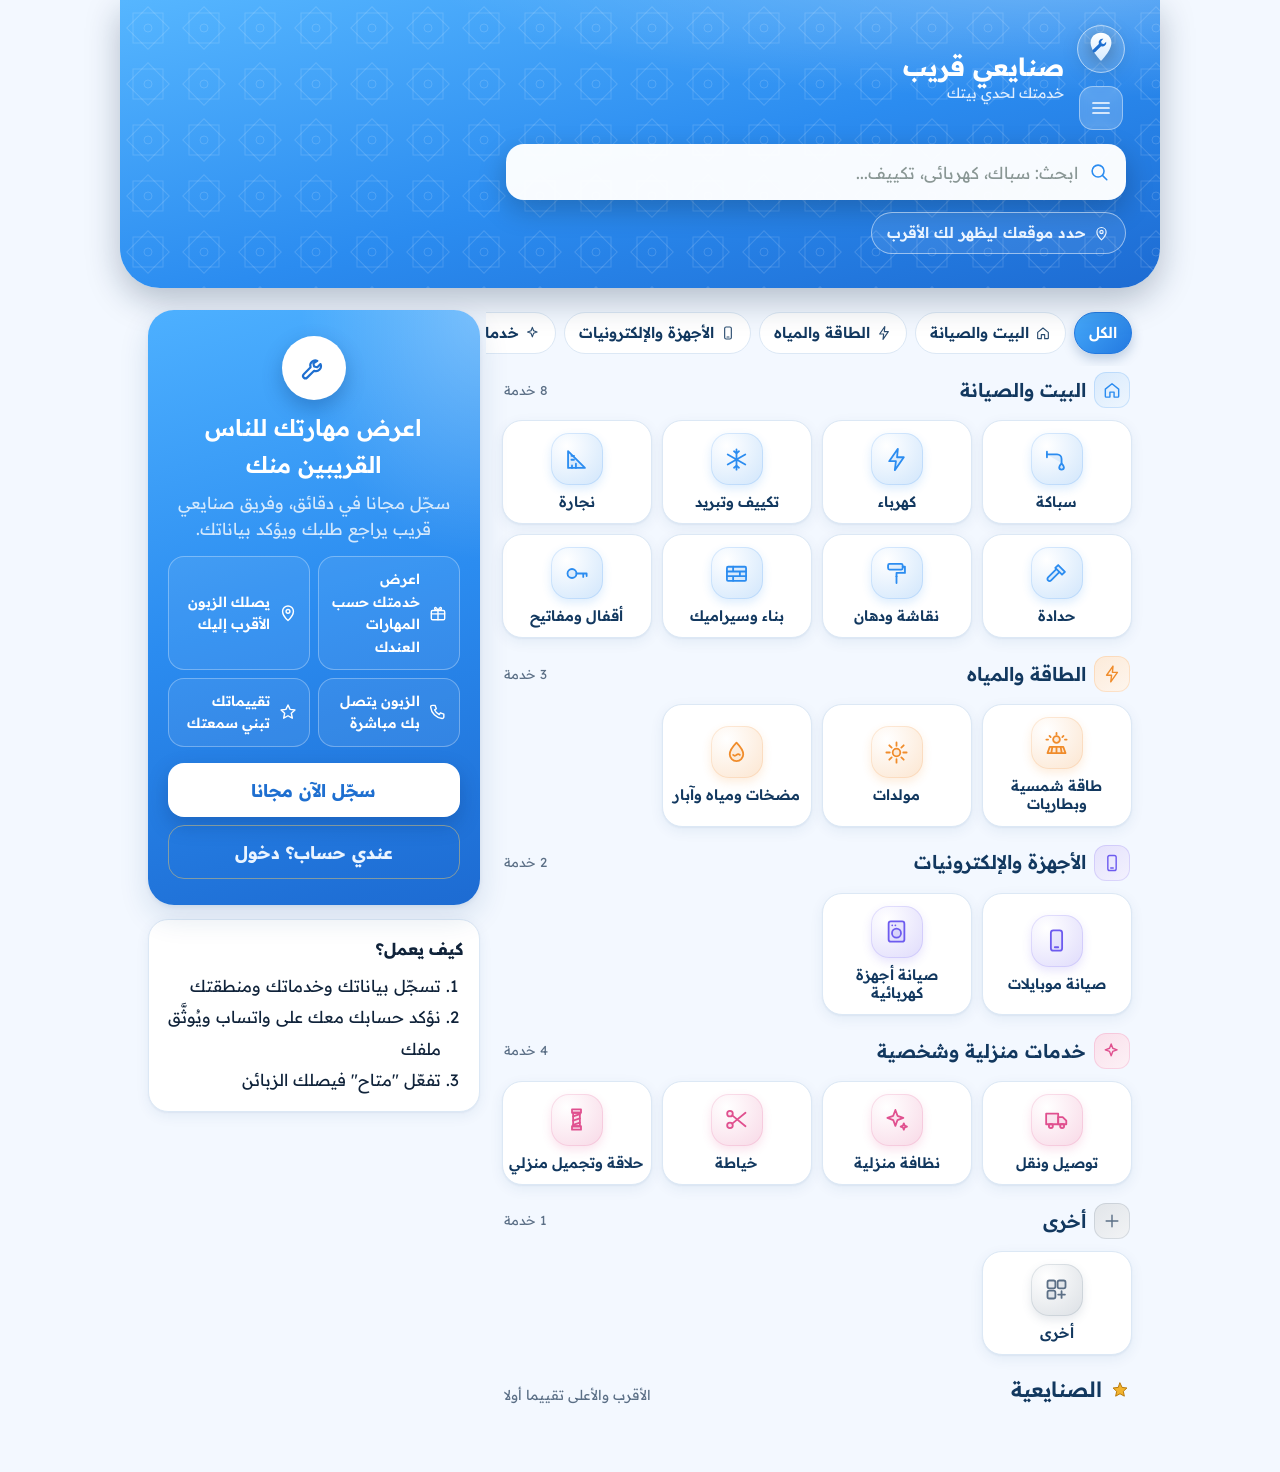
<file: index.html>
<!doctype html>
<html lang="ar" dir="rtl">
<head>
<meta charset="utf-8">
<meta name="viewport" content="width=device-width, initial-scale=1, viewport-fit=cover">
<meta name="theme-color" content="#2B8CF0">
<meta name="description" content="صنايعي قريب - خدمتك لحدي بيتك">
<title>صنايعي قريب</title>
<link rel="manifest" href="manifest.webmanifest">
<link rel="icon" href="icon.svg" type="image/svg+xml">
<link rel="apple-touch-icon" href="icon-192.png">
<link rel="preconnect" href="https://fonts.googleapis.com"><link rel="preconnect" href="https://fonts.gstatic.com" crossorigin>
<link href="https://fonts.googleapis.com/css2?family=Readex+Pro:wght@300;400;500;600;700&display=swap" rel="stylesheet">
<link rel="stylesheet" href="styles.css?v=20">
<link rel="stylesheet" href="theme.css?v=23">
</head>
<body>
<div id="app"></div>
<div id="toast" role="status" aria-live="polite"></div>
<div id="modal"></div>
<noscript>التطبيق يحتاج تفعيل JavaScript.</noscript>
<script src="data.js?v=18"></script>
<script src="db.js?v=30"></script>
<script src="icons.js?v=18"></script>
<script src="common.js?v=20"></script>
<script src="app.js?v=21"></script>
<script>
if ('serviceWorker' in navigator && location.protocol.indexOf('http') === 0) {
  window.addEventListener('load', function () { navigator.serviceWorker.register('sw.js').catch(function () {}); });
}
</script>
</body>
</html>
</file>
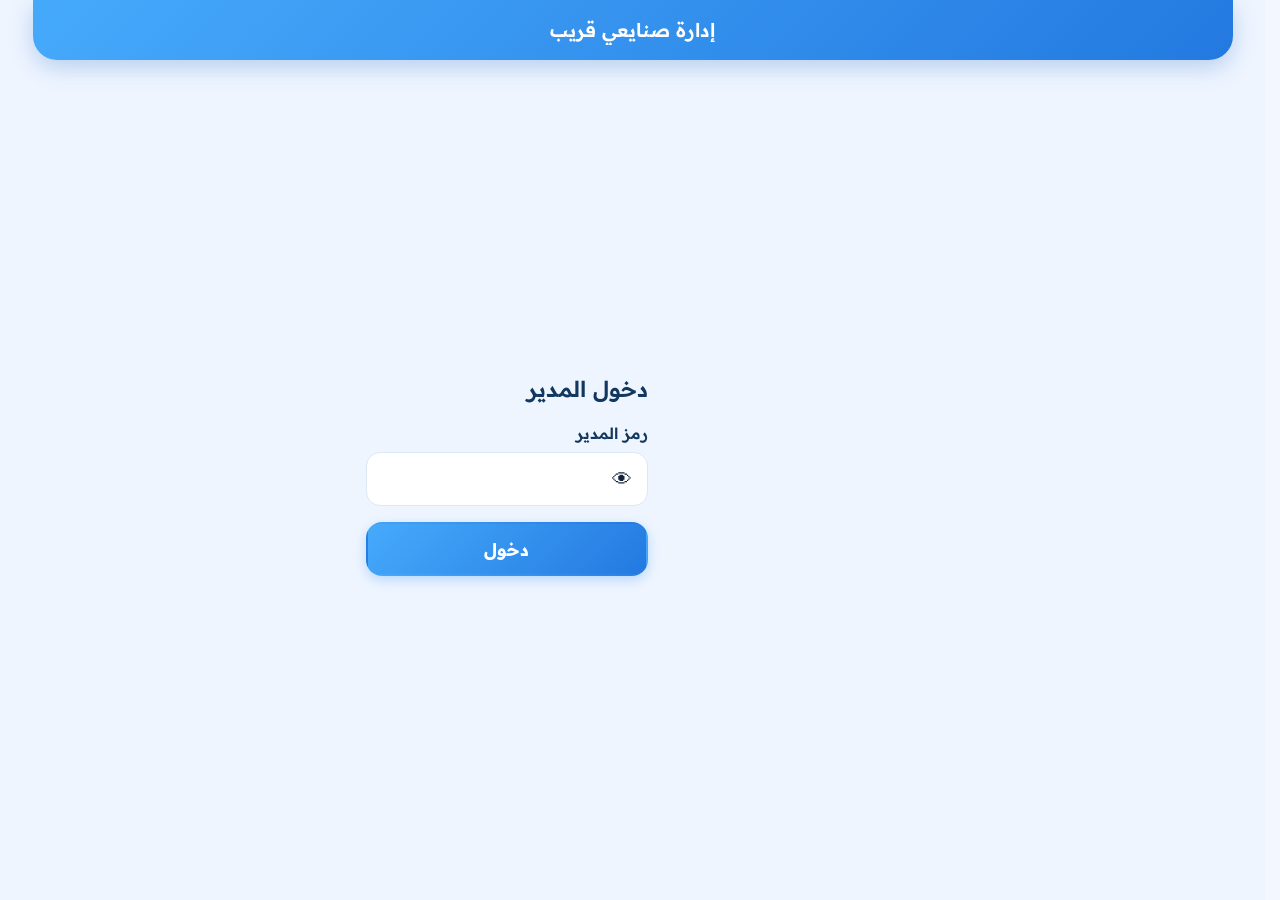
<file: admin.html>
<!doctype html>
<html lang="ar" dir="rtl">
<head>
<meta charset="utf-8">
<meta name="viewport" content="width=device-width, initial-scale=1, viewport-fit=cover">
<meta name="robots" content="noindex, nofollow">
<meta name="theme-color" content="#2B8CF0">
<title>إدارة صنايعي قريب</title>
<link rel="icon" href="icon.svg" type="image/svg+xml">
<link rel="preconnect" href="https://fonts.googleapis.com"><link rel="preconnect" href="https://fonts.gstatic.com" crossorigin>
<link href="https://fonts.googleapis.com/css2?family=Readex+Pro:wght@300;400;500;600;700&display=swap" rel="stylesheet">
<link rel="stylesheet" href="styles.css?v=20">
<link rel="stylesheet" href="theme.css?v=23">
<link rel="stylesheet" href="admin.css?v=3">
</head>
<body class="admin">
<div id="app"></div>
<div id="toast" role="status" aria-live="polite"></div>
<div id="modal"></div>
<script src="data.js?v=18"></script>
<script src="db.js?v=31"></script>
<script src="icons.js?v=18"></script>
<script src="common.js?v=20"></script>
<script src="admin.js?v=32"></script>
</body>
</html>
</file>
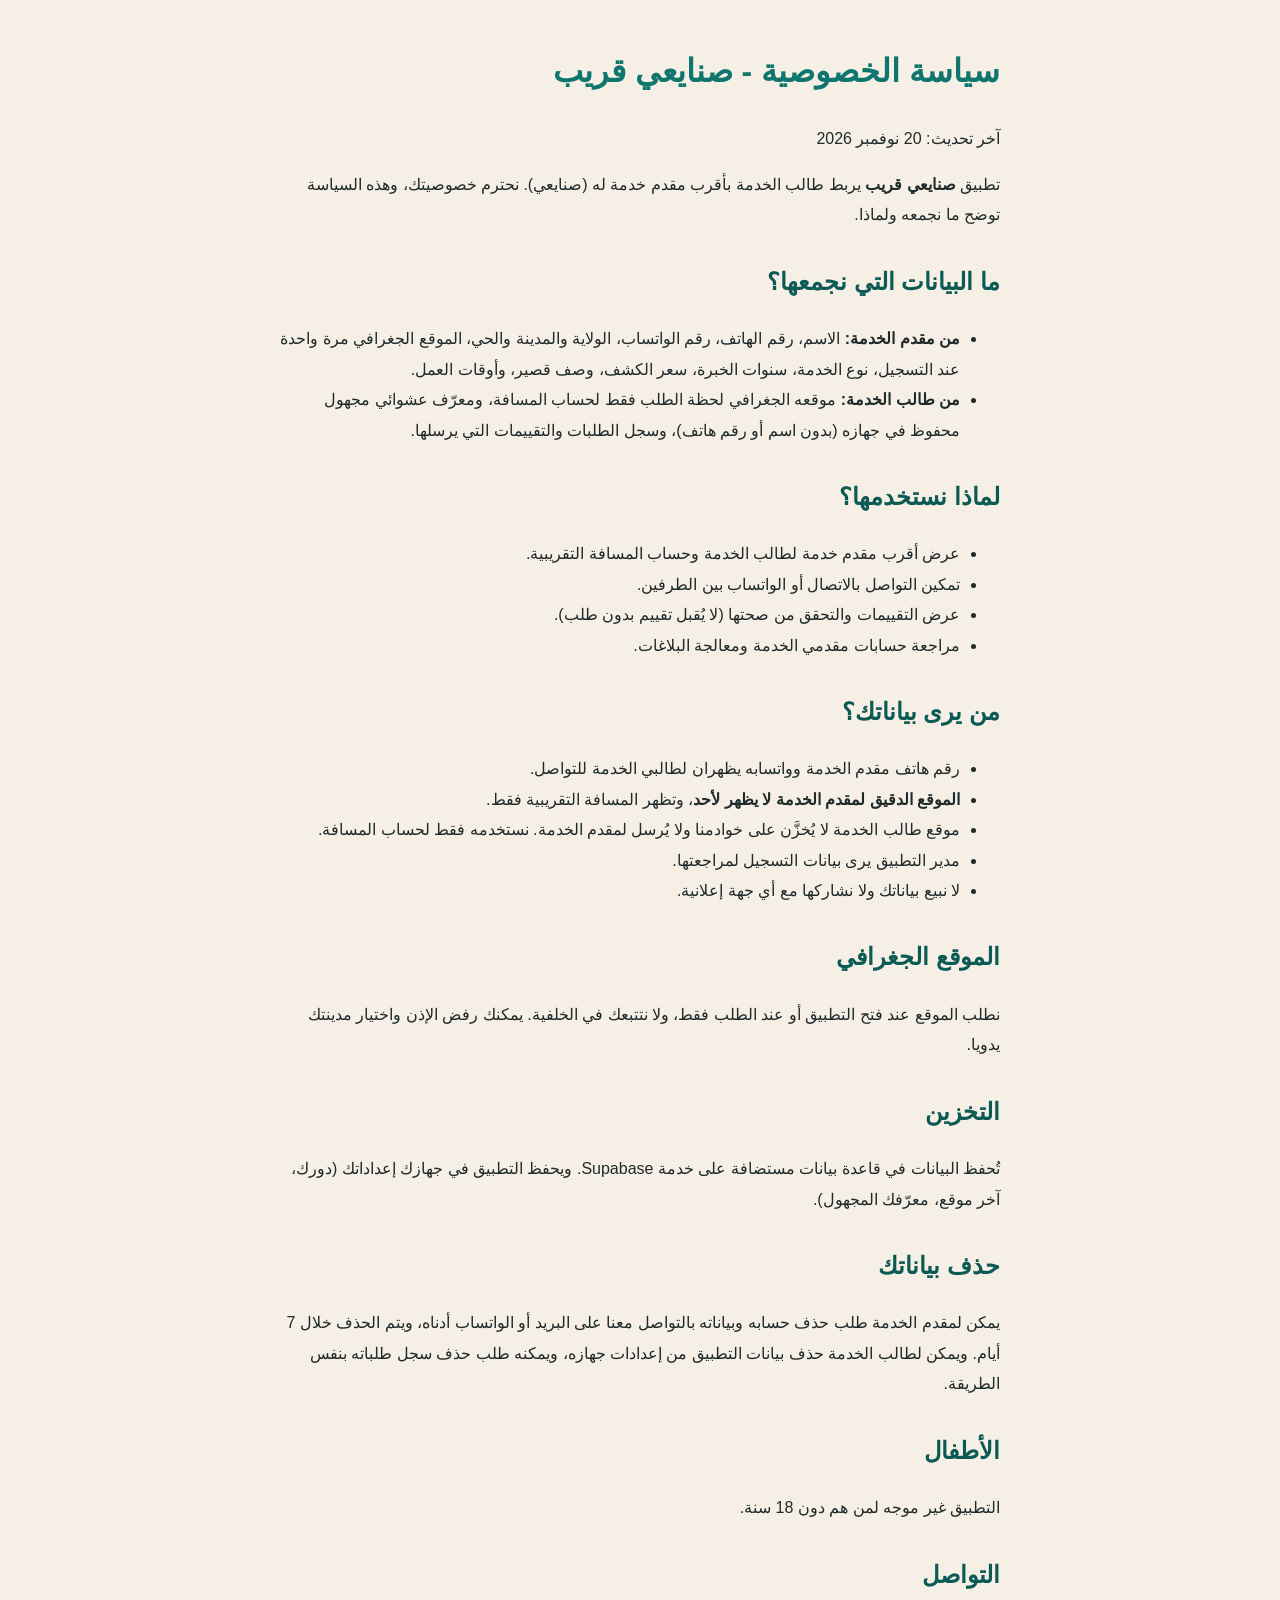
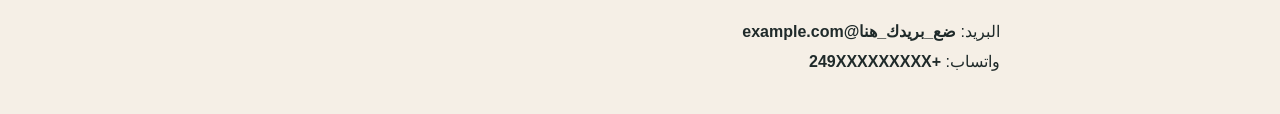
<file: privacy-policy.html>
<!doctype html>
<html lang="ar" dir="rtl">
<head>
<meta charset="utf-8">
<meta name="viewport" content="width=device-width, initial-scale=1">
<title>سياسة الخصوصية - صنايعي قريب</title>
<style>body{font-family:"Noto Sans Arabic",Tahoma,Arial,sans-serif;max-width:720px;margin:0 auto;padding:20px;line-height:1.9;color:#1f2a2a;background:#f5efe6}h1{color:#0f766e}h2{margin-top:28px;color:#0b5a54}</style>
</head>
<body>
<h1>سياسة الخصوصية - صنايعي قريب</h1>
<p>آخر تحديث: 20 نوفمبر 2026</p>
<p>تطبيق <b>صنايعي قريب</b> يربط طالب الخدمة بأقرب مقدم خدمة له (صنايعي). نحترم خصوصيتك، وهذه السياسة توضح ما نجمعه ولماذا.</p>

<h2>ما البيانات التي نجمعها؟</h2>
<ul>
<li><b>من مقدم الخدمة:</b> الاسم، رقم الهاتف، رقم الواتساب، الولاية والمدينة والحي، الموقع الجغرافي مرة واحدة عند التسجيل، نوع الخدمة، سنوات الخبرة، سعر الكشف، وصف قصير، وأوقات العمل.</li>
<li><b>من طالب الخدمة:</b> موقعه الجغرافي لحظة الطلب فقط لحساب المسافة، ومعرّف عشوائي مجهول محفوظ في جهازه (بدون اسم أو رقم هاتف)، وسجل الطلبات والتقييمات التي يرسلها.</li>
</ul>

<h2>لماذا نستخدمها؟</h2>
<ul>
<li>عرض أقرب مقدم خدمة لطالب الخدمة وحساب المسافة التقريبية.</li>
<li>تمكين التواصل بالاتصال أو الواتساب بين الطرفين.</li>
<li>عرض التقييمات والتحقق من صحتها (لا يُقبل تقييم بدون طلب).</li>
<li>مراجعة حسابات مقدمي الخدمة ومعالجة البلاغات.</li>
</ul>

<h2>من يرى بياناتك؟</h2>
<ul>
<li>رقم هاتف مقدم الخدمة وواتسابه يظهران لطالبي الخدمة للتواصل.</li>
<li><b>الموقع الدقيق لمقدم الخدمة لا يظهر لأحد</b>، وتظهر المسافة التقريبية فقط.</li>
<li>موقع طالب الخدمة لا يُخزَّن على خوادمنا ولا يُرسل لمقدم الخدمة. نستخدمه فقط لحساب المسافة.</li>
<li>مدير التطبيق يرى بيانات التسجيل لمراجعتها.</li>
<li>لا نبيع بياناتك ولا نشاركها مع أي جهة إعلانية.</li>
</ul>

<h2>الموقع الجغرافي</h2>
<p>نطلب الموقع عند فتح التطبيق أو عند الطلب فقط، ولا نتتبعك في الخلفية. يمكنك رفض الإذن واختيار مدينتك يدويا.</p>

<h2>التخزين</h2>
<p>تُحفظ البيانات في قاعدة بيانات مستضافة على خدمة Supabase. ويحفظ التطبيق في جهازك إعداداتك (دورك، آخر موقع، معرّفك المجهول).</p>

<h2>حذف بياناتك</h2>
<p>يمكن لمقدم الخدمة طلب حذف حسابه وبياناته بالتواصل معنا على البريد أو الواتساب أدناه، ويتم الحذف خلال 7 أيام. ويمكن لطالب الخدمة حذف بيانات التطبيق من إعدادات جهازه، ويمكنه طلب حذف سجل طلباته بنفس الطريقة.</p>

<h2>الأطفال</h2>
<p>التطبيق غير موجه لمن هم دون 18 سنة.</p>

<h2>التواصل</h2>
<p>البريد: <b>ضع_بريدك_هنا@example.com</b><br>واتساب: <b>+249XXXXXXXXX</b></p>
</body>
</html>
</file>
<file: styles.css>
:root{
  --teal:#0f766e;--teal-d:#0b5a54;--teal-l:#d7efec;--cream:#f5efe6;--ink:#1f2a2a;--mute:#6b7573;
  --card:#fffdf9;--line:#e4dccf;--ok:#15803d;--warn:#b45309;--warn-bg:#fdf1dc;--bad:#b91c1c;--wa:#1c9a52;--r:16px;
}
*{box-sizing:border-box;-webkit-tap-highlight-color:transparent}
html,body{margin:0;background:var(--cream);color:var(--ink);
  font-family:"Noto Sans Arabic","Segoe UI",Tahoma,Arial,sans-serif;font-size:17px;line-height:1.55}
#app{max-width:520px;margin:0 auto;min-height:100vh;min-height:100dvh;display:flex;flex-direction:column;background:var(--cream)}
a{color:var(--teal)}
h1,h2,h3,p{margin:0}
button,input,select,textarea{font:inherit;color:inherit}

/* الرأس */
.top{position:sticky;top:0;z-index:5;display:flex;align-items:center;gap:8px;padding:10px 12px;background:var(--teal);color:#fff;min-height:56px}
.top h1{flex:1;font-size:19px;font-weight:700;text-align:center;overflow:hidden;text-overflow:ellipsis;white-space:nowrap}
.back{width:40px;height:40px;display:flex;align-items:center;justify-content:center;border-radius:50%;color:#fff;text-decoration:none;font-size:30px;line-height:1;background:rgba(255,255,255,.14);border:0;cursor:pointer}
.back.ghost{background:none;visibility:hidden}
.main{flex:1;padding:16px 16px 24px}
.bottom{position:sticky;bottom:0;z-index:4;background:linear-gradient(to top,var(--cream) 82%,rgba(245,239,230,0))}
.foot{padding:12px 16px 10px;display:flex;gap:10px}
.bottom .foot:last-child{padding-bottom:calc(12px + env(safe-area-inset-bottom))}

/* الأزرار */
.btn{flex:1;min-height:56px;padding:0 18px;border-radius:14px;border:2px solid transparent;font-weight:700;font-size:18px;cursor:pointer;display:flex;align-items:center;justify-content:center;gap:8px;text-decoration:none;text-align:center}
.btn:disabled{opacity:.45;cursor:not-allowed}
.btn.primary{background:var(--teal);color:#fff}
.btn.primary:active{background:var(--teal-d)}
.btn.wa{background:var(--wa);color:#fff}
.btn.ghost{background:transparent;border-color:var(--teal);color:var(--teal)}
.btn.danger{background:transparent;border-color:var(--bad);color:var(--bad)}
.btn.small{min-height:44px;font-size:16px;flex:none;padding:0 16px}
.linkbtn{background:none;border:0;color:var(--teal);text-decoration:underline;cursor:pointer;padding:8px;font-size:15px}

/* الشاشة الأولى */
.welcome{flex:1;display:flex;flex-direction:column;justify-content:center;align-items:center;padding:28px 20px;text-align:center;gap:6px}
.logo svg{width:92px;height:92px}
.brand{font-size:34px;font-weight:800;color:var(--teal);margin-top:8px}
.tag{color:var(--mute);margin-bottom:22px}
.choices{width:100%;display:flex;flex-direction:column;gap:14px}
.choice{width:100%;border:0;border-radius:20px;padding:22px 16px;background:var(--teal);color:#fff;cursor:pointer;display:flex;flex-direction:column;align-items:center;gap:4px}
.choice.alt{background:var(--card);color:var(--teal);border:2px solid var(--teal)}
.choice .ci{font-size:38px;line-height:1.1}
.choice b{font-size:24px}
.choice small{font-size:15px;opacity:.9}
.admin-link{margin-top:26px;font-size:13px;color:var(--mute)}

/* بطاقات وحقول */
.card{background:var(--card);border:1px solid var(--line);border-radius:var(--r);padding:14px;margin-bottom:12px}
.card.click{cursor:pointer}
.card.click:active{background:#f3ece0}
.field{display:block;margin-bottom:16px}
.field>span{display:block;font-weight:700;margin-bottom:6px}
.field small{display:block;color:var(--mute);margin-top:4px;font-size:14px}
.field input,.field select,.field textarea{width:100%;min-height:52px;padding:10px 14px;border:2px solid var(--line);border-radius:12px;background:#fff}
.field textarea{min-height:96px;resize:vertical}
.field input:focus,.field select:focus,.field textarea:focus{outline:none;border-color:var(--teal)}
.ltr{direction:ltr;text-align:left}
.row2{display:flex;gap:10px}.row2>*{flex:1}
.phone-wrap{display:flex;align-items:stretch;direction:ltr;gap:0}
.phone-wrap b{display:flex;align-items:center;padding:0 12px;background:var(--teal-l);border:2px solid var(--line);border-right:0;border-radius:12px 0 0 12px}
.phone-wrap input{border-radius:0 12px 12px 0}
.check{display:flex;align-items:center;gap:10px;margin:-6px 0 16px;font-size:16px}
.check input{width:22px;height:22px}

/* الخطوات */
.steps{display:flex;gap:6px;margin-bottom:6px}
.steps i{flex:1;height:6px;border-radius:3px;background:var(--line)}
.steps i.on{background:var(--teal)}
.stepno{color:var(--mute);font-size:14px;margin-bottom:12px}
.h2{font-size:22px;font-weight:800;margin-bottom:14px}

/* شبكة الخدمات */
.grid{display:grid;grid-template-columns:1fr 1fr;gap:12px}
.tile{background:var(--card);border:2px solid var(--line);border-radius:18px;padding:16px 8px;text-align:center;cursor:pointer;min-height:112px;display:flex;flex-direction:column;align-items:center;justify-content:center;gap:6px;font-weight:700;font-size:16px}
.tile .ti{font-size:36px;line-height:1}
.tile:active{background:var(--teal-l);border-color:var(--teal)}
.chips{display:flex;flex-wrap:wrap;gap:8px;margin-bottom:16px}
.chip{border:2px solid var(--line);background:var(--card);border-radius:999px;padding:8px 14px;cursor:pointer;font-size:16px}
.chip.on{background:var(--teal);color:#fff;border-color:var(--teal)}
.seg{display:flex;gap:8px;margin-bottom:16px}
.seg .chip{flex:1;text-align:center;padding:12px 4px}
.locchip{display:inline-flex;align-items:center;gap:6px;background:var(--teal-l);color:var(--teal-d);border:0;border-radius:999px;padding:8px 14px;font-weight:700;cursor:pointer;margin-bottom:14px}

/* القائمة */
.pcard{display:flex;gap:12px;align-items:flex-start}
.ava{flex:none;width:52px;height:52px;border-radius:50%;background:var(--teal);color:#fff;display:flex;align-items:center;justify-content:center;font-weight:800;font-size:22px}
.pinfo{flex:1;min-width:0}
.pname{font-weight:800;font-size:18px}
.psvc{color:var(--mute);font-size:15px}
.meta{display:flex;flex-wrap:wrap;gap:6px 14px;margin-top:6px;font-size:15px}
.meta span{white-space:nowrap}
.star{color:#d97706;font-weight:700}
.dot{display:inline-block;width:10px;height:10px;border-radius:50%;background:var(--ok);margin-left:4px}
.dot.off{background:#a3a3a3}
.new{background:var(--teal-l);color:var(--teal-d);border-radius:6px;padding:0 8px;font-size:13px;font-weight:700}
.demo{background:#fde68a;color:#78350f;border-radius:6px;padding:0 8px;font-size:12px;font-weight:700}
.banner{background:var(--warn-bg);border:1px solid #f1d49b;color:#7a4a07;border-radius:14px;padding:14px;margin-bottom:14px}
.banner .btn{margin-top:10px;min-height:46px;font-size:16px}
.empty{text-align:center;padding:40px 16px;color:var(--mute)}
.empty .big{font-size:56px}

/* الملف */
.phead{text-align:center;margin-bottom:14px}
.phead .ava{width:78px;height:78px;font-size:34px;margin:0 auto 8px}
.stats{display:flex;gap:8px;margin-bottom:12px}
.stat{flex:1;background:var(--card);border:1px solid var(--line);border-radius:14px;padding:10px 4px;text-align:center}
.stat b{display:block;font-size:20px;color:var(--teal)}
.stat small{color:var(--mute);font-size:13px}
.kv{display:flex;justify-content:space-between;gap:10px;padding:9px 0;border-bottom:1px dashed var(--line)}
.kv:last-child{border-bottom:0}.kv span:first-child{color:var(--mute)}
.rev{padding:10px 0;border-bottom:1px dashed var(--line)}.rev:last-child{border-bottom:0}
.stars{display:flex;gap:6px;justify-content:center;margin:10px 0 18px;direction:ltr}
.stars button{background:none;border:0;font-size:44px;color:#d4cbbb;cursor:pointer;padding:0 2px;line-height:1}
.stars button.on{color:#f59e0b}

/* مفتاح متاح الآن */
.switch{width:100%;border:0;border-radius:22px;padding:22px;font-size:24px;font-weight:800;cursor:pointer;color:#fff;background:#8a8a8a;display:flex;flex-direction:column;align-items:center;gap:4px}
.switch.on{background:var(--ok)}
.switch small{font-size:15px;font-weight:400;opacity:.95}

/* المدير */
.tabs{display:flex;gap:6px;margin-bottom:14px;overflow-x:auto}
.tabs .chip{white-space:nowrap}
.btnrow{display:flex;gap:8px;margin-top:10px;flex-wrap:wrap}
.btnrow .btn{min-height:44px;font-size:15px;flex:1}

/* تنبيهات */
#toast{position:fixed;left:50%;bottom:90px;transform:translateX(-50%);background:#1f2a2a;color:#fff;padding:12px 18px;border-radius:12px;max-width:88vw;opacity:0;pointer-events:none;transition:opacity .2s;z-index:50;text-align:center}
#toast.show{opacity:1}
#modal:empty,#modal2:empty{display:none}
#modal,#modal2{position:fixed;inset:0;background:rgba(0,0,0,.45);z-index:40;display:flex;align-items:flex-end;justify-content:center}
.sheet{width:100%;max-width:520px;background:var(--cream);border-radius:22px 22px 0 0;padding:20px 16px calc(20px + env(safe-area-inset-bottom))}
.sheet h3{font-size:20px;margin-bottom:12px}
.muted{color:var(--mute)}.center{text-align:center}.mt{margin-top:14px}
.spin{text-align:center;padding:44px;color:var(--mute)}
.note{font-size:14px;color:var(--mute);margin-top:6px}

/* ===== v2: قائمة الخدمات المنسدلة وكلمة السر والملف الشخصي ===== */
.select{width:100%;min-height:52px;padding:10px 14px;border:2px solid var(--line);border-radius:12px;background:#fff;display:flex;align-items:center;justify-content:space-between;gap:8px;cursor:pointer;text-align:right}
.select i{font-style:normal;color:var(--teal)}
.select:focus{outline:none;border-color:var(--teal)}
.sv-chips{margin:10px 0 0}
.sv-chips .chip{cursor:default;font-size:15px;padding:6px 12px}
.sheet{max-height:88vh;overflow:auto}
.search{width:100%;min-height:48px;padding:8px 14px;border:2px solid var(--line);border-radius:12px;background:#fff;margin-bottom:10px}
.slist{max-height:50vh;overflow:auto;border:1px solid var(--line);border-radius:12px;background:var(--card)}
.srow{display:flex;align-items:center;gap:12px;padding:13px 14px;border-bottom:1px solid var(--line);cursor:pointer;font-size:17px}
.srow:last-child{border-bottom:0}
.srow input{width:22px;height:22px;flex:none}
.srow .si{font-size:24px;width:30px;text-align:center}
.pwbox{position:relative;direction:ltr}
.pwbox input{width:100%;min-height:52px;padding:10px 48px 10px 14px;border:2px solid var(--line);border-radius:12px;background:#fff}
.pwbox input:focus{outline:none;border-color:var(--teal)}
.pwbox .eye{position:absolute;right:6px;top:50%;transform:translateY(-50%);width:40px;height:40px;border:0;background:none;font-size:20px;cursor:pointer}
.tabbar{display:flex;border-top:1px solid var(--line);background:var(--card);padding-bottom:env(safe-area-inset-bottom)}
.tabbar a{flex:1;display:flex;flex-direction:column;align-items:center;gap:0;padding:8px 4px;color:var(--mute);text-decoration:none;font-size:13px}
.tabbar a i{font-style:normal;font-size:22px;line-height:1.2}
.tabbar a.on{color:var(--teal);font-weight:700}
.badge{display:inline-block;margin-top:6px;padding:2px 12px;border-radius:999px;font-size:14px;font-weight:700}
.st-approved{background:#d9f2e1;color:#14672f}
.st-pending{background:#fdf1dc;color:#7a4a07}
.st-rejected{background:#fbe0e0;color:#8f1d1d}
.cardhead{display:flex;justify-content:space-between;align-items:center;margin-bottom:4px}
.acts{display:flex;gap:8px;margin:10px 0}
.acts .btn{flex:1}
.dangertxt{color:var(--bad)}
.card.link{display:block;text-decoration:none;color:inherit}

/* ===== لوحة المدير ===== */
body.admin #app{max-width:1020px;background:var(--cream)}
.anav{display:flex;gap:6px;overflow-x:auto;padding:10px 12px;background:var(--card);border-bottom:1px solid var(--line);position:sticky;top:56px;z-index:4}
.anav button{flex:none;border:0;background:transparent;padding:10px 14px;border-radius:10px;font-weight:700;color:var(--mute);cursor:pointer;font-size:16px;white-space:nowrap}
.anav button.on{background:var(--teal);color:#fff}
.anav .cnt{background:#e05252;color:#fff;border-radius:999px;font-size:12px;padding:0 7px;margin-right:4px}
.sgrid{display:grid;grid-template-columns:repeat(2,1fr);gap:10px;margin-bottom:14px}
.sbox{background:var(--card);border:1px solid var(--line);border-radius:14px;padding:12px;text-align:center}
.sbox b{display:block;font-size:26px;color:var(--teal);line-height:1.2}
.sbox small{color:var(--mute);font-size:13px}
.sbox.warn b{color:var(--warn)}
.bars{display:flex;align-items:flex-end;gap:8px;height:150px;padding:8px 4px 0}
.bars .bar{flex:1;display:flex;flex-direction:column;align-items:center;justify-content:flex-end;height:100%;gap:2px}
.bars .bar i{display:block;width:100%;background:var(--teal);border-radius:6px 6px 0 0;min-height:3px}
.bars .bar b{font-size:13px}.bars .bar small{font-size:11px;color:var(--mute)}
.tbl{width:100%;border-collapse:collapse;font-size:15px}
.tbl th,.tbl td{padding:8px 6px;text-align:right;border-bottom:1px dashed var(--line)}
.tbl th{color:var(--mute);font-weight:600;font-size:13px}
.toolbar{display:flex;flex-wrap:wrap;gap:8px;margin-bottom:12px}
.toolbar input,.toolbar select{flex:1 1 150px;min-height:46px;padding:6px 12px;border:2px solid var(--line);border-radius:12px;background:#fff}
.toolbar .btn{flex:none;min-height:46px;font-size:15px;padding:0 14px}
.acard .meta{margin-top:6px}
.acard .btnrow .btn{flex:1 1 auto;min-width:92px}
.srv{display:flex;align-items:center;gap:8px;padding:10px;background:var(--card);border:1px solid var(--line);border-radius:14px;margin-bottom:8px}
.srv.off{opacity:.55}
.srv .si{font-size:28px;width:38px;text-align:center}
.srv .nm{flex:1;min-width:0}
.srv .nm b{display:block}.srv .nm small{color:var(--mute)}
.mini{min-width:38px;height:38px;border:1px solid var(--line);background:#fff;border-radius:10px;cursor:pointer;font-size:16px}
.mini:disabled{opacity:.3}
.emojis{display:flex;flex-wrap:wrap;gap:6px;margin:-6px 0 14px}
.emojis button{width:40px;height:40px;font-size:22px;border:1px solid var(--line);background:#fff;border-radius:10px;cursor:pointer}
.pill{display:inline-block;padding:1px 9px;border-radius:999px;font-size:12px;font-weight:700;background:var(--teal-l);color:var(--teal-d)}
.pill.off{background:#eee;color:#666}.pill.bad{background:#fbe0e0;color:#8f1d1d}.pill.warn{background:#fdf1dc;color:#7a4a07}
.copybox{background:#fff;border:2px dashed var(--teal);border-radius:12px;padding:12px;text-align:center;font-size:20px;font-weight:800;letter-spacing:1px;direction:ltr;margin:10px 0}
@media (min-width:760px){
  body.admin .sgrid{grid-template-columns:repeat(4,1fr)}
  body.admin .agrid{display:grid;grid-template-columns:1fr 1fr;gap:12px}
  body.admin .agrid .card{margin-bottom:0}
  body.admin .main{padding:20px 22px 30px}
  body.admin .sheet{max-width:560px;border-radius:22px;margin:auto}
  body.admin #modal,body.admin #modal2{align-items:center}
}

#modal2{z-index:50}

.ava{overflow:hidden}.ava img{width:100%;height:100%;object-fit:cover;display:block}
.ava.big{width:84px;height:84px;font-size:36px}
.photorow{display:flex;align-items:center;gap:14px}
.phone-wrap input.bad{border-color:var(--red,#b91c1c)}
.pbar{height:8px;background:var(--line);border-radius:6px;overflow:hidden;margin:6px 0}.pbar i{display:block;height:100%;background:var(--teal)}
.todo{margin:6px 0 0;padding:0;list-style:none;font-size:14px}.todo li{padding:2px 0}
body.admin .acard .ava{width:44px;height:44px;font-size:18px}
.acard .top2{display:flex;gap:10px;align-items:center}

/* ===== الرئيسية الجديدة ===== */
.home{flex:1;display:flex;flex-direction:column}
.hero{position:relative;background:linear-gradient(160deg,#0f766e 0%,#0b5a54 60%,#083f3b 100%);color:#fff;padding:14px 16px 56px;border-radius:0 0 28px 28px;overflow:hidden}
.hero::before,.hero::after{content:"";position:absolute;border-radius:50%;background:rgba(255,255,255,.07)}
.hero::before{width:220px;height:220px;top:-90px;left:-60px}.hero::after{width:150px;height:150px;bottom:-60px;right:-30px}
.herotop{position:relative;display:flex;align-items:center;gap:12px;margin-bottom:14px}
.logo.sm svg{width:46px;height:46px;display:block;filter:drop-shadow(0 2px 6px rgba(0,0,0,.25))}
.hname{flex:1;line-height:1.25}.hname b{font-size:22px;font-weight:800;display:block}.hname small{opacity:.85;font-size:14px}
.searchbar{position:relative;display:flex;align-items:center;gap:8px;background:#fff;border-radius:16px;padding:0 14px;box-shadow:0 8px 22px rgba(0,0,0,.18)}
.searchbar span{font-size:20px}
.searchbar input{flex:1;min-width:0;height:54px;border:0;outline:none;background:transparent;font-size:17px;color:var(--ink)}
.searchbar button{border:0;background:var(--teal-l);color:var(--teal-d);width:30px;height:30px;border-radius:50%;cursor:pointer;font-size:14px}
.locchip2{position:relative;margin-top:12px;border:1px solid rgba(255,255,255,.35);background:rgba(255,255,255,.12);color:#fff;border-radius:999px;padding:8px 14px;font-weight:700;font-size:15px;cursor:pointer}
.sides{display:grid;grid-template-columns:1fr 1fr;gap:10px;padding:0 16px;margin-top:-34px;position:relative;z-index:2}
.side{border:2px solid transparent;background:var(--card);border-radius:18px;padding:12px 8px;text-align:center;cursor:pointer;box-shadow:0 6px 16px rgba(31,42,42,.12);display:flex;flex-direction:column;align-items:center;gap:1px;transition:transform .15s}
.side i{font-style:normal;font-size:26px}.side b{font-size:17px}.side small{font-size:12.5px;color:var(--mute);line-height:1.3}
.side.on{background:var(--teal);color:#fff;border-color:var(--teal-d);transform:translateY(-3px)}.side.on small{color:rgba(255,255,255,.85)}
.panels{padding:16px 16px 28px}
.panels.s-client .pprov,.panels.s-prov .pclient{display:none}
.catchips{display:flex;gap:8px;overflow-x:auto;padding:2px 0 12px;margin:0 -16px;padding-inline:16px;scrollbar-width:none}.catchips::-webkit-scrollbar{display:none}
.chip{flex:none;border:1.5px solid var(--line);background:var(--card);border-radius:999px;padding:8px 14px;font-weight:700;font-size:15px;cursor:pointer;white-space:nowrap}
.chip.on{background:var(--teal);border-color:var(--teal);color:#fff}
.cat{margin-bottom:18px;animation:rise .35s both}
@keyframes rise{from{opacity:0;transform:translateY(8px)}to{opacity:1;transform:none}}
.cathead{display:flex;align-items:center;gap:8px;margin:4px 2px 10px}.cathead i{font-style:normal;width:34px;height:34px;border-radius:11px;display:flex;align-items:center;justify-content:center;background:color-mix(in srgb,var(--c) 14%,#fff);font-size:18px}
.cathead b{flex:1;font-size:18px;color:var(--ink)}.cathead small{color:var(--mute)}
.grid{grid-template-columns:repeat(3,1fr);gap:10px}
.tile{min-height:104px;padding:12px 6px;border:1.5px solid var(--line);border-radius:18px;background:var(--card);box-shadow:0 2px 6px rgba(31,42,42,.05);transition:transform .12s,box-shadow .12s,border-color .12s}
.tile:hover{transform:translateY(-2px);box-shadow:0 8px 18px rgba(31,42,42,.1);border-color:var(--c,var(--teal))}
.tile .ti{width:50px;height:50px;border-radius:16px;display:flex;align-items:center;justify-content:center;font-size:28px;background:color-mix(in srgb,var(--c,#0f766e) 13%,#fff)}
.tile .tn{font-size:14.5px;line-height:1.25;font-weight:700}
.tile:active{transform:scale(.97);background:color-mix(in srgb,var(--c,#0f766e) 10%,#fff)}
.provhero{background:linear-gradient(160deg,#fffdf9,#e6f4f1);border:1px solid var(--line);border-radius:22px;padding:22px 18px;text-align:center;box-shadow:0 6px 18px rgba(31,42,42,.07);margin-bottom:14px}
.provhero .pe{font-size:44px}.provhero h2{font-size:22px;margin:6px 0;color:var(--teal-d)}.provhero p{color:var(--mute);margin-bottom:14px}
.perks{list-style:none;padding:0;margin:0 0 16px;display:grid;grid-template-columns:1fr 1fr;gap:8px;text-align:right}
.perks li{background:#fff;border:1px solid var(--line);border-radius:14px;padding:10px;font-weight:700;font-size:14.5px;display:flex;align-items:center;gap:8px}.perks i{font-style:normal;font-size:20px}
.provhero .btn{width:100%;margin-top:8px}
.how ol{margin:8px 0 0;padding-inline-start:22px;line-height:1.9}
.mecard .mehead{display:flex;gap:12px;align-items:center;margin-bottom:10px}
.vtag{display:inline-block;background:#dcfce7;color:#166534;border-radius:999px;padding:1px 9px;font-size:12.5px;font-weight:800;vertical-align:middle}
.card{box-shadow:0 2px 8px rgba(31,42,42,.05)}
.pcard-wrap{transition:transform .12s,box-shadow .12s}.pcard-wrap:hover{transform:translateY(-2px);box-shadow:0 8px 18px rgba(31,42,42,.1)}
.btnrow{display:flex;gap:8px;flex-wrap:wrap}
/* الشاشات الواسعة: القسمان جنبا إلى جنب (الخدمات يمينا، الصنايعي يسارا) */
@media (min-width:860px){
  body.is-home #app{max-width:1040px}
  body.is-home .hero{border-radius:0 0 34px 34px;padding:22px 28px 64px}
  body.is-home .hero .searchbar{max-width:620px}
  body.is-home .sides{display:none}
  body.is-home .hero{padding-bottom:30px}
  body.is-home .panels{display:grid;grid-template-columns:minmax(0,1.9fr) minmax(300px,1fr);gap:22px;align-items:start;padding:22px 28px 40px}
  body.is-home .panels .pprov,body.is-home .panels .pclient{display:block!important}
  body.is-home .panels .pprov{position:sticky;top:16px}
  body.is-home .grid{grid-template-columns:repeat(4,1fr)}
}

/* تبويب القسمين ثابت أعلى الشاشة أثناء التمرير */
.hero{padding-bottom:22px}
.sides{margin-top:0;padding:8px 16px;position:sticky;top:0;z-index:30;background:rgba(245,239,230,.95);-webkit-backdrop-filter:blur(8px);backdrop-filter:blur(8px);box-shadow:0 4px 12px rgba(31,42,42,.08);gap:8px}
.side{flex-direction:row;justify-content:center;gap:8px;padding:9px 6px;border-radius:14px;box-shadow:none;border:1.5px solid var(--line)}
.side i{font-size:20px}.side b{font-size:16px}.side small{display:none}
.side.on{transform:none;box-shadow:0 3px 8px rgba(15,118,110,.35)}
/* شبكة الصنايعية */
.sechead{display:flex;align-items:baseline;justify-content:space-between;margin:8px 2px 10px}.sechead b{font-size:19px}.sechead small{color:var(--mute)}
.pgrid{display:grid;grid-template-columns:repeat(2,1fr);gap:10px}
@media (min-width:520px){.pgrid{grid-template-columns:repeat(3,1fr)}}
.gcard{display:flex;flex-direction:column;align-items:center;gap:5px;padding:12px 8px;border:1.5px solid var(--line);background:var(--card);border-radius:18px;box-shadow:0 2px 6px rgba(31,42,42,.05);cursor:pointer;text-align:center;font-family:inherit;color:var(--ink);transition:transform .12s,box-shadow .12s;animation:rise .3s both}
.gcard:hover{transform:translateY(-2px);box-shadow:0 8px 18px rgba(31,42,42,.1)}
.gph{position:relative}.gph .ava{width:72px;height:72px;font-size:30px}
.gph .dot{position:absolute;bottom:2px;inset-inline-end:2px;width:15px;height:15px;border-radius:50%;background:#9ca3af;border:2.5px solid #fff}.gph .dot.on{background:#16a34a}
.gname{font-size:15.5px;line-height:1.25;max-width:100%;overflow:hidden;text-overflow:ellipsis;white-space:nowrap}
.vmark{color:#16a34a;font-size:13px}
.gstar{font-size:13.5px}.gstar .star{color:#d97706;font-weight:800}
.gchips{display:flex;flex-wrap:wrap;gap:4px;justify-content:center}
.mchip{background:var(--teal-l);color:var(--teal-d);border-radius:8px;padding:2px 8px;font-size:12.5px;font-weight:700;white-space:nowrap}.mchip.more{background:#eee;color:#555}
@media (min-width:860px){body.is-home .pgrid{grid-template-columns:repeat(4,1fr)}}
/* بطاقات الخدمات أصغر ليصل المستخدم للصنايعية أسرع */
@media (max-width:859px){
  .grid{grid-template-columns:repeat(4,1fr);gap:8px}
  .tile{min-height:88px;padding:9px 3px;border-radius:15px}
  .tile .ti{width:40px;height:40px;font-size:22px;border-radius:13px}
  .tile .tn{font-size:12.5px}
}
.mgrp{border:1px solid var(--line);border-radius:14px;padding:10px 12px;margin-top:10px}.mgrp>b{display:block;margin-bottom:6px}
</file>
<file: theme.css>
/* ============================================================
   صنايعي قريب - الهوية البصرية "نيل وذهب"
   طبقة فوق styles.css: ألوان، خطوط، حركة، مكونات مصقولة
   ============================================================ */
:root{
  --nile-0:#0A2440;--nile-1:#0E2F52;--nile-2:#12385F;--emerald:#2B8CF0;--emerald-d:#1E6FD0;
  --gold:#F2B32E;--gold-l:#EAF4FF;--gold-d:#B97A0A;
  --stone:#F3F8FF;--paper:#FFFFFF;--hair:#DCE8F5;--ink:#10233A;--mute:#5B6F86;
  --teal:#2B8CF0;--teal-d:#1E6FD0;--teal-l:#E6F2FF;--cream:#F3F8FF;--card:#FFFFFF;--line:#DCE8F5;
  --shadow-1:0 1px 2px rgba(20,70,130,.06),0 4px 14px rgba(20,70,130,.07);
  --shadow-2:0 2px 4px rgba(20,70,130,.07),0 12px 30px rgba(20,70,130,.14);
  --ease:cubic-bezier(.22,.9,.3,1);--spring:cubic-bezier(.3,1.35,.5,1);
  --display:"Readex Pro","Noto Sans Arabic","Segoe UI",Tahoma,sans-serif;
}
html,body{
  font-family:"Readex Pro","Noto Sans Arabic","Segoe UI",Tahoma,Arial,sans-serif;
  background:var(--stone);color:var(--ink);font-size:16.5px;line-height:1.6;
  -webkit-font-smoothing:antialiased;text-rendering:optimizeLegibility}
#app{background:var(--stone)}
::selection{background:var(--gold-l)}
:focus-visible{outline:2.5px solid var(--gold);outline-offset:2px;border-radius:10px}
.ico{flex:none;display:inline-block;vertical-align:middle}
.ico.sf{fill:var(--gold);stroke:var(--gold-d);stroke-width:1.2}

/* ---------- حركة الدخول بين الصفحات ---------- */
#app.enter>*{animation:pgIn .34s var(--ease) both}
@keyframes pgIn{from{opacity:0;transform:translateX(16px)}to{opacity:1;transform:none}}
body.is-home #app.enter>*{animation-name:fadeIn}
@keyframes fadeIn{from{opacity:0}to{opacity:1}}

/* ---------- الرأس الداخلي ---------- */
.top{background:linear-gradient(135deg,#46AAFB,#2379E0);min-height:60px;padding:10px 12px;
  box-shadow:0 8px 24px rgba(30,100,190,.28)}
.top h1{font-family:var(--display);font-size:21px;font-weight:600;letter-spacing:0}
.back{background:rgba(255,255,255,.1);border:1px solid rgba(255,255,255,.14);font-size:0;transition:background .2s,transform .15s}
.back:active{transform:scale(.92);background:rgba(255,255,255,.2)}
.back .ico{display:block}

/* ---------- الأزرار ---------- */
.btn{border-radius:16px;font-weight:700;font-size:17.5px;min-height:54px;
  transition:transform .15s var(--ease),box-shadow .2s,background .2s,border-color .2s;position:relative;overflow:hidden}
.btn:active{transform:scale(.975)}
.btn.primary{background:linear-gradient(135deg,#46AAFB,#2379E0);color:#fff;
  box-shadow:0 6px 16px rgba(43,140,240,.34),inset 0 1px 0 rgba(255,255,255,.18)}
.btn.primary:active{background:linear-gradient(135deg,#2B8CF0,#1B63C4)}
.btn.gold{background:linear-gradient(135deg,#F0D98F,var(--gold));color:#3A2A06;box-shadow:0 6px 16px rgba(201,162,75,.4),inset 0 1px 0 rgba(255,255,255,.5)}
.btn.wa{background:linear-gradient(135deg,#25b866,#168a4a);box-shadow:0 6px 16px rgba(22,138,74,.3),inset 0 1px 0 rgba(255,255,255,.2)}
.btn.ghost{background:var(--paper);border:1.5px solid var(--hair);color:var(--emerald-d);box-shadow:var(--shadow-1)}
.btn.ghost:active{background:var(--teal-l)}
.btn.danger{background:var(--paper);border:1.5px solid #f0c9c9}
.btn.small{border-radius:13px}
.btn:disabled{box-shadow:none}

/* ---------- بطاقات وحقول ---------- */
.card{background:var(--paper);border:1px solid var(--hair);border-radius:20px;box-shadow:var(--shadow-1);padding:16px}
.card.click:active{background:#F8FAF7}
.field>span{font-weight:600;color:var(--nile-2);font-size:15.5px}
.field input,.field select,.field textarea{background:var(--paper);border:1.5px solid var(--hair);border-radius:14px;min-height:54px;
  transition:border-color .2s,box-shadow .2s}
.field input:focus,.field select:focus,.field textarea:focus{border-color:var(--emerald);box-shadow:0 0 0 4px rgba(43,140,240,.12)}
.phone-wrap b{background:var(--teal-l);border:1.5px solid var(--hair);border-right:0;border-radius:14px 0 0 14px;font-family:var(--display);color:var(--emerald-d)}
.phone-wrap input{border-radius:0 14px 14px 0}
.phone-wrap input.bad{border-color:#d97070;box-shadow:0 0 0 4px rgba(185,28,28,.08)}
.h2{font-family:var(--display);font-weight:600;color:var(--nile-2);font-size:22px}
.note{color:var(--mute)}
.banner{background:linear-gradient(135deg,#FBF4DE,#F7EBC6);border:1px solid #EBD99B;color:#5C4510;border-radius:18px;box-shadow:none}
.empty .big{filter:grayscale(.2)}
.stat{border-radius:16px}
.badge{border-radius:999px}

/* ---------- الرئيسية: الواجهة العلوية ---------- */
.hero{background:
  radial-gradient(110% 80% at 90% -10%,rgba(255,255,255,.28),transparent 55%),
  url("data:image/svg+xml;utf8,<svg xmlns='http://www.w3.org/2000/svg' width='56' height='56' viewBox='0 0 56 56'><g fill='none' stroke='%23FFFFFF' stroke-opacity='.14' stroke-width='1'><rect x='13' y='13' width='30' height='30'/><rect x='13' y='13' width='30' height='30' transform='rotate(45 28 28)'/><circle cx='28' cy='28' r='4'/></g></svg>"),
  linear-gradient(165deg,#56B6FF 0%,#2B8CF0 55%,#1D6BD2 100%);
  border-radius:0 0 34px 34px;padding:16px 18px 26px;box-shadow:0 12px 34px rgba(10,36,64,.28)}
.hero::before,.hero::after{display:none}
.hero::after{display:block;content:"";position:absolute;inset:auto 0 0 0;height:1px;border-radius:0;width:auto;top:auto;right:auto;background:linear-gradient(90deg,transparent,rgba(255,255,255,.7),transparent)}
.logo.sm svg{width:50px;height:50px;filter:drop-shadow(0 3px 8px rgba(0,0,0,.35))}
.hname b{font-family:var(--display);font-weight:700;font-size:25px;letter-spacing:0;color:#fff}
.hname small{color:#EAF4FF;opacity:.95;font-size:14px;letter-spacing:0}
.herotop .back{width:42px;height:42px}
.searchbar{background:rgba(255,255,255,.97);border-radius:18px;padding:0 16px;box-shadow:0 10px 28px rgba(0,0,0,.22),0 0 0 1.5px rgba(255,255,255,0);transition:box-shadow .25s}
.searchbar:focus-within{box-shadow:0 10px 28px rgba(0,0,0,.25),0 0 0 2.5px var(--gold)}
.searchbar .sico{color:#2B8CF0;display:flex}
.searchbar input{font-size:16.5px;height:56px}
.searchbar input::placeholder{color:#8a9795}
.searchbar button{background:var(--teal-l);color:var(--emerald-d)}
.locchip2{display:inline-flex;align-items:center;gap:7px;border:1px solid rgba(255,255,255,.5);background:rgba(255,255,255,.08);color:var(--gold-l);
  font-weight:600;padding:8px 15px;transition:background .2s,transform .15s}
.locchip2:active{transform:scale(.97);background:rgba(255,255,255,.16)}

/* ---------- تبويب القسمين (شريط منزلق ثابت) ---------- */
.sides{display:block;padding:10px 16px;margin:0;background:rgba(243,248,255,.9);-webkit-backdrop-filter:saturate(1.6) blur(14px);backdrop-filter:saturate(1.6) blur(14px);
  box-shadow:0 1px 0 var(--hair),0 8px 18px rgba(20,70,130,.06)}
.seg{position:relative;display:grid;grid-template-columns:1fr 1fr;background:#E3EEFB;border-radius:17px;padding:4px;box-shadow:inset 0 1px 3px rgba(20,70,130,.1)}
.seg .thumb{position:absolute;top:4px;bottom:4px;inset-inline-start:4px;width:calc(50% - 4px);border-radius:13px;
  background:linear-gradient(135deg,#46AAFB,#2379E0);box-shadow:0 5px 12px rgba(43,140,240,.38),inset 0 1px 0 rgba(255,255,255,.2);
  transition:transform .42s var(--spring)}
.seg[data-side="prov"] .thumb{transform:translateX(-100%)}
.side{position:relative;z-index:1;background:transparent!important;border:0!important;box-shadow:none!important;transform:none!important;
  display:flex;flex-direction:row;align-items:center;justify-content:center;gap:8px;padding:10px 6px;color:var(--mute);font-weight:600;border-radius:13px;transition:color .25s}
.side b{font-size:15.5px;font-weight:700}
.side.on{color:#fff}
.side .ico{transition:transform .35s var(--spring)}
.side.on .ico{transform:scale(1.12)}

/* ---------- التصنيفات والخدمات ---------- */
.panels{padding:18px 16px 36px}
.chip{display:inline-flex;align-items:center;gap:6px;background:var(--paper);border:1.5px solid var(--hair);color:var(--nile-2);font-weight:600;
  transition:background .2s,color .2s,border-color .2s,transform .15s}
.chip:active{transform:scale(.96)}
.chip.on{background:linear-gradient(135deg,#46AAFB,#2379E0);border-color:#2379E0;color:#fff;box-shadow:0 5px 12px rgba(20,70,130,.25)}
.chip .ico{opacity:.9}
.cat{animation:none}
.cathead{margin:6px 2px 12px}
.cathead i{width:36px;height:36px;border-radius:12px;background:linear-gradient(145deg,color-mix(in srgb,var(--c) 18%,#fff),color-mix(in srgb,var(--c) 8%,#fff));
  color:var(--c);box-shadow:inset 0 0 0 1px color-mix(in srgb,var(--c) 18%,transparent)}
.cathead b{font-family:var(--display);font-weight:600;font-size:19px;color:var(--nile-2)}
.cathead small{color:var(--mute);font-size:13px}
.tile{background:var(--paper);border:1px solid var(--hair);border-radius:20px;box-shadow:var(--shadow-1);
  transition:transform .25s var(--ease),box-shadow .25s,border-color .25s;gap:8px}
.tile .ti{width:52px;height:52px;border-radius:18px;color:var(--c);
  background:radial-gradient(circle at 30% 25%,#fff 0,color-mix(in srgb,var(--c) 14%,#fff) 62%,color-mix(in srgb,var(--c) 22%,#fff) 100%);
  box-shadow:inset 0 0 0 1px color-mix(in srgb,var(--c) 16%,transparent),0 4px 10px color-mix(in srgb,var(--c) 16%,transparent);
  transition:transform .35s var(--spring)}
.tile .ti .ico{width:27px;height:27px;stroke-width:1.6;fill:color-mix(in srgb,currentColor 10%,transparent)}
.tile .ti .emo{font-size:26px;line-height:1}
.tile .tn{font-weight:600;color:var(--nile-2)}
.tile:hover{border-color:color-mix(in srgb,var(--c) 40%,var(--hair));box-shadow:var(--shadow-2)}
.tile:hover .ti{transform:translateY(-2px) scale(1.06)}
.tile:active{transform:scale(.96);background:#F6FAFF}

/* ---------- لوحة الصنايعي (الحاضرة في الرئيسية) ---------- */
.provhero{background:
  radial-gradient(90% 70% at 100% 0,rgba(255,255,255,.28),transparent 60%),
  linear-gradient(165deg,#4DB0FF 0%,#2B8CF0 50%,#1D6BD2 100%);
  border:0;border-radius:26px;color:#fff;box-shadow:var(--shadow-2);padding:26px 20px}
.provhero .pe{width:64px;height:64px;margin:0 auto 6px;border-radius:50%;display:flex;align-items:center;justify-content:center;font-size:0;color:#1E6FD0;
  background:#fff;box-shadow:0 8px 20px rgba(10,50,110,.3)}
.provhero h2{font-family:var(--display);color:#fff;font-weight:600;font-size:23px;margin:10px 0 6px}
.provhero p{color:rgba(255,255,255,.78)}
.perks li{background:rgba(255,255,255,.07);border:1px solid rgba(255,255,255,.3);color:#fff;border-radius:16px;font-weight:600;font-size:14px;padding:11px}
.perks i{color:#fff;display:flex;font-style:normal}
.provhero .btn.primary{background:#fff;color:#1E6FD0;box-shadow:0 8px 20px rgba(10,50,110,.28)}
.provhero .btn.ghost{background:transparent;border-color:rgba(228,196,111,.5);color:var(--gold-l);box-shadow:none}
.how ol{color:var(--ink)}
.mecard .pbar{margin-top:10px}
.pbar{height:9px;background:#E3EEFB;border-radius:99px}
.pbar i{background:linear-gradient(90deg,#2B8CF0,#6CC4FF);border-radius:99px;transition:width .8s var(--ease)}

/* ---------- شبكة الصنايعية ---------- */
.sechead b{font-family:var(--display);font-weight:600;font-size:21px;color:var(--nile-2)}
.gcard{border-radius:22px;border:1px solid var(--hair);box-shadow:var(--shadow-1);padding:16px 10px 14px;gap:6px;
  transition:transform .28s var(--ease),box-shadow .28s;animation:cardIn .5s var(--ease) both}
@keyframes cardIn{from{opacity:0;transform:translateY(14px) scale(.98)}to{opacity:1;transform:none}}
.gcard:hover{box-shadow:var(--shadow-2);transform:translateY(-3px)}
.gcard:active{transform:scale(.975)}
.gph .ava{width:76px;height:76px;font-size:30px;font-family:var(--display);
  background:linear-gradient(145deg,#56B6FF,#1D6BD2);box-shadow:0 0 0 3px #fff,0 0 0 4.5px var(--hair)}
.gcard[data-v="1"] .gph .ava,.gph .ava.ver{box-shadow:0 0 0 3px #fff,0 0 0 5px var(--gold)}
.gph .dot{width:16px;height:16px;border:3px solid #fff;bottom:3px}
.gph .dot.on{background:#1fb35c;box-shadow:0 0 0 0 rgba(31,179,92,.5);animation:pulse 2.4s infinite}
@keyframes pulse{0%{box-shadow:0 0 0 0 rgba(31,179,92,.5)}70%{box-shadow:0 0 0 8px rgba(31,179,92,0)}100%{box-shadow:0 0 0 0 rgba(31,179,92,0)}}
.gname{font-weight:700;font-size:15.5px;color:var(--nile-2)}
.vmark{color:var(--gold-d);display:inline-flex;vertical-align:-3px}
.gstar .star{color:var(--gold-d);font-weight:700;display:inline-flex;align-items:center;gap:2px}
.mchip{background:var(--teal-l);color:var(--emerald-d);border-radius:999px;padding:2px 10px;font-weight:600}
.mchip.more{background:#EAF0F7;color:#6c7876}

/* ---------- بطاقة الصنايعي في القوائم ---------- */
.pcard-wrap{border-radius:22px}
.pcard .ava,.phead .ava{background:linear-gradient(145deg,#56B6FF,#1D6BD2);font-family:var(--display);box-shadow:0 0 0 3px #fff,0 0 0 4.5px var(--hair)}
.pname{font-weight:700;color:var(--nile-2)}
.vtag{display:inline-flex;align-items:center;gap:4px;background:linear-gradient(135deg,#FBF1CF,#F3E0A0);color:#6B4E0E;border-radius:999px;padding:1px 10px 1px 8px;font-size:12.5px;font-weight:700;vertical-align:middle;box-shadow:inset 0 0 0 1px rgba(154,116,36,.25)}
.vtag .ico{color:var(--gold-d)}
.mi{display:inline-flex;align-items:center;gap:4px}
.star{color:var(--gold-d);font-weight:700}

/* ---------- شريط التبويب السفلي (الصنايعي) ---------- */
.tabbar{background:rgba(255,255,255,.92);-webkit-backdrop-filter:blur(14px);backdrop-filter:blur(14px);border-top:1px solid var(--hair);box-shadow:0 -8px 24px rgba(20,70,130,.06)}
.tabbar a{color:var(--mute);font-weight:600;transition:color .2s}
.tabbar a i{font-size:0;display:flex;justify-content:center;transition:transform .35s var(--spring)}
.tabbar a.on{color:var(--emerald)}
.tabbar a.on i{transform:translateY(-2px) scale(1.12)}

/* ---------- النوافذ والتنبيهات ---------- */
#modal,#modal2{background:rgba(10,36,64,.5);-webkit-backdrop-filter:blur(5px);backdrop-filter:blur(5px);animation:fadeIn .25s both}
.sheet{background:var(--paper);border-radius:28px 28px 0 0;box-shadow:0 -20px 50px rgba(10,36,64,.25);animation:sheetUp .45s var(--spring) both;position:relative}
.sheet::before{content:"";display:block;width:44px;height:5px;border-radius:9px;background:#CFE0F3;margin:-8px auto 14px}
@keyframes sheetUp{from{transform:translateY(60%);opacity:0}to{transform:none;opacity:1}}
.sheet h3{font-family:var(--display);font-weight:600;color:var(--nile-2);font-size:21px}
body.admin .sheet{border-radius:26px}
body.admin .sheet::before{display:none}
#toast{background:linear-gradient(135deg,var(--nile-1),var(--nile-0));color:#fff;border-radius:16px;padding:13px 20px;box-shadow:0 14px 34px rgba(10,36,64,.4);
  border:1px solid rgba(255,255,255,.22);font-weight:500;transform:translate(-50%,14px) scale(.96);transition:opacity .28s,transform .4s var(--spring)}
#toast.show{transform:translate(-50%,0) scale(1)}
.srow{border-radius:14px}
.srow.on,.srow:has(input:checked){background:var(--teal-l)}
.select{border-radius:14px;border:1.5px solid var(--hair)}
.spin{color:var(--mute)}

/* هياكل التحميل */
.sk{background:linear-gradient(90deg,#E9EDE8 25%,#F5F7F4 50%,#E9EDE8 75%);background-size:200% 100%;animation:shimmer 1.3s infinite;border-radius:16px}
@keyframes shimmer{to{background-position:-200% 0}}

/* ---------- الشاشات الواسعة ---------- */
@media (min-width:860px){
  body.is-home .hero{border-radius:0 0 40px 40px;padding:24px 34px 34px}
  body.is-home .provhero{position:sticky;top:18px}
}

/* ---------- لوحة المدير ---------- */
body.admin .top{border-radius:0}
body.admin .anav{background:var(--paper);border:1px solid var(--hair);border-radius:18px;box-shadow:var(--shadow-1);padding:5px;gap:4px}
body.admin .anav button{border-radius:13px;font-weight:600;transition:background .2s,color .2s}
body.admin .anav button.on{background:linear-gradient(135deg,#46AAFB,#2379E0);color:#fff;box-shadow:0 5px 12px rgba(43,140,240,.3)}
body.admin .sbox{background:var(--paper);border:1px solid var(--hair);border-radius:20px;box-shadow:var(--shadow-1)}
body.admin .sbox b{font-family:var(--display);color:var(--nile-2)}
body.admin .acard .ava{width:46px;height:46px}
.pill{border-radius:999px}

@media (prefers-reduced-motion:reduce){
  *,*::before,*::after{animation-duration:.01ms!important;animation-iteration-count:1!important;transition-duration:.01ms!important}
}

.pinfo .meta{gap:6px;margin-top:8px}
.pinfo .meta>span{background:#EDF5FF;border-radius:999px;padding:3px 11px;font-size:13.5px;display:inline-flex;align-items:center;gap:5px;color:var(--nile-2);font-weight:500}
.pinfo .psvc{color:var(--mute);font-size:14.5px}
.sechead b{display:inline-flex;align-items:center;gap:8px}

/* ===== القائمة الجانبية ===== */
#drawer{position:fixed;inset:0;z-index:90;pointer-events:none}
#drawer .scrim{position:absolute;inset:0;background:rgba(10,36,64,.45);opacity:0;transition:opacity .26s var(--ease);backdrop-filter:blur(2px)}
#drawer .dpanel{position:absolute;top:0;bottom:0;right:0;width:min(84vw,340px);background:#fff;display:flex;flex-direction:column;transform:translateX(100%);transition:transform .3s var(--ease);box-shadow:-12px 0 40px rgba(10,36,64,.25);border-radius:26px 0 0 26px;overflow:hidden}
#drawer.show{pointer-events:auto}#drawer.show .scrim{opacity:1}#drawer.show .dpanel{transform:none}
.dhead{display:flex;align-items:center;gap:12px;padding:calc(18px + env(safe-area-inset-top)) 18px 18px;color:#fff;background:linear-gradient(165deg,#56B6FF,#2B8CF0 55%,#1D6BD2)}
.dhead b{display:block;font-size:18px;font-weight:600}.dhead small{opacity:.9;font-size:12px}
.dlogo{width:46px;height:46px;flex:none}.dlogo svg{width:100%;height:100%}
.dclose{margin-inline-start:auto;width:36px;height:36px;border:0;border-radius:50%;background:rgba(255,255,255,.2);color:#fff;display:grid;place-items:center;cursor:pointer}
.dclose svg{transform:rotate(45deg)}
.dbody{overflow:auto;padding:10px 12px calc(16px + env(safe-area-inset-bottom));display:flex;flex-direction:column;gap:2px}
.ditem,.acch{display:flex;align-items:center;gap:12px;width:100%;padding:13px 12px;border:0;background:none;border-radius:14px;font:inherit;font-size:15px;font-weight:500;color:var(--ink);text-decoration:none;cursor:pointer;text-align:start}
.ditem:active,.acch:active{background:var(--teal-l)}
.ditem i,.acch i{width:36px;height:36px;border-radius:11px;background:var(--teal-l);color:var(--teal-d);display:grid;place-items:center;flex:none}
.ditem[data-danger] i{background:#FDECEC;color:#C62828}.ditem[data-danger]{color:#C62828}
.acc{border-radius:16px}.acc.open{background:#F6FAFF}
.chev{margin-inline-start:auto;width:9px;height:9px;border-inline-start:2px solid var(--mute);border-bottom:2px solid var(--mute);transform:rotate(45deg);transition:transform .25s var(--ease)}
.acc.open .chev{transform:rotate(-135deg)}
.accb{display:grid;grid-template-rows:0fr;transition:grid-template-rows .28s var(--ease)}
.acc.open .accb{grid-template-rows:1fr}.accb>div{overflow:hidden;padding:0 6px}
.acc.open .accb>div{padding-bottom:8px}
.accb .ditem i{width:30px;height:30px;background:#fff}
.dnote{margin:4px 12px 8px;font-size:12.5px;color:var(--mute)}
.dh{margin:8px 12px 2px;font-weight:600;font-size:13px;color:var(--teal-d)}
.dsteps{margin:4px 12px 6px;padding-inline-start:20px;font-size:13.5px;color:var(--mute);line-height:1.9}
@media (prefers-reduced-motion:reduce){#drawer *{transition:none!important}}

.dauth{display:flex;flex-direction:column;gap:8px;padding:6px 6px 14px;margin-bottom:6px;border-bottom:1px solid var(--hair)}
.dauth .btn{width:100%}.dauth small{color:var(--mute);font-size:12px;line-height:1.7;text-align:center}

/* ===== شارات الإنجاز ===== */
.tier{display:inline-flex;align-items:center;gap:4px;font-size:11.5px;font-weight:600;padding:3px 9px 3px 8px;border-radius:999px;line-height:1.4;vertical-align:middle}
.tier svg{flex:none}
.t-gray{background:#EEF1F5;color:#5B6676}
.t-blue{background:#E3F0FF;color:#1E6FD0}
.t-green{background:#E3F7EA;color:#1A7F4B}
.t-gold{background:linear-gradient(135deg,#FFF3CC,#FFE08A);color:#8A5A00}
.pinfo>.tier{margin-top:3px}.gtier{display:block;margin-top:2px}.gtier .tier{font-size:10.5px;padding:2px 7px}
.tierbox .pbar{margin-top:10px}

/* جداول */
.tbl-wrap{overflow-x:auto;border-radius:16px;background:#fff;box-shadow:var(--shadow-1);margin:8px 0}
.tbl{width:100%;border-collapse:collapse;font-size:13.5px;min-width:520px}
.tbl th{background:var(--teal-l);color:var(--teal-d);font-weight:600;text-align:start;padding:10px 12px;white-space:nowrap}
.tbl td{padding:10px 12px;border-top:1px solid var(--hair);vertical-align:top}
.tbl .nw{white-space:nowrap}.okc{color:#1B8A4B;font-weight:600}

/* علامة الثقة بجوار الاسم */
.tb{display:inline-grid;place-items:center;width:24px;height:24px;border-radius:50%;vertical-align:middle;cursor:pointer;margin-inline-start:4px}
.tb.t-gray{background:#EEF1F5;color:#6B7686}.tb.t-blue{background:#E3F0FF;color:#1E6FD0}.tb.t-green{background:#E3F7EA;color:#1A7F4B}.tb.t-gold{background:linear-gradient(135deg,#FFF3CC,#FFD966);color:#8A5A00}
.tbbub{position:fixed;z-index:120;border:0;border-radius:12px;padding:8px 12px;font:inherit;font-size:13px;font-weight:600;color:#fff;box-shadow:var(--shadow-2);opacity:0;transform:translateY(-4px);transition:opacity .2s,transform .2s var(--ease);cursor:pointer;white-space:nowrap}
.tbbub.show{opacity:1;transform:none}
.tbbub.t-gray{background:#6B7686}.tbbub.t-blue{background:#2B8CF0}.tbbub.t-green{background:#1FA463}.tbbub.t-gold{background:#B8860B}
@media (prefers-reduced-motion:reduce){.tbbub{transition:none}}

.tb{width:auto;height:auto;background:none!important;border-radius:0;line-height:0}
.tb .bdg{filter:drop-shadow(0 1px 1.5px rgba(10,36,64,.25));transition:transform .15s var(--ease)}.tb:active .bdg{transform:scale(.88)}
.tier .bdg{margin-inline-end:1px}

/* قائمة الهيرو */
.herotop{align-items:flex-start}
.hlogo{display:flex;flex-direction:column;align-items:center;gap:12px}
.hlogo .back{width:44px;height:44px;border-radius:14px;background:rgba(255,255,255,.2);border:1px solid rgba(255,255,255,.4);color:#fff;display:grid;place-items:center;backdrop-filter:blur(4px)}
.hlogo+.hname{align-self:center}
/* تاريخ الميلاد */
.bsel{display:grid;grid-template-columns:.8fr 1.3fr 1fr;gap:8px}
.bsel select{width:100%;min-width:0}

/* ===== لوحة المدير على الهاتف: لا اتساع أفقي ===== */
body.admin{overflow-x:hidden}
body.admin #app,body.admin .main{min-width:0;max-width:100%}
body.admin .anav{display:flex;overflow-x:auto;scrollbar-width:none;-webkit-overflow-scrolling:touch;max-width:100%}
body.admin .anav::-webkit-scrollbar{display:none}
body.admin .anav button{flex:0 0 auto;white-space:nowrap}
body.admin .card{overflow-x:auto;max-width:100%}
body.admin .tbl{min-width:100%}
body.admin .tbl th,body.admin .tbl td{white-space:nowrap}

/* سرعة الرد: نسبة مئوية داخل دائرة */
.ring{display:inline-grid;place-items:center;width:30px;height:30px;border-radius:50%;background:conic-gradient(var(--c) calc(var(--v)*1%),#e5e9f0 0);position:relative;vertical-align:middle}
.ring::before{content:"";position:absolute;inset:3px;border-radius:50%;background:#fff}
.ring b{position:relative;font-size:9px;color:var(--c);font-weight:800}
.ring.big{width:46px;height:46px}.ring.big::before{inset:4px}.ring.big b{font-size:12px}
</file>
<file: admin.css>
/* ============================================================
   لوحة المدير - بهوية التطبيق (أزرق صنايعي قريب)
   تُحمَّل بعد theme.css. عرض ثابت، قائمة جانبية على الشاشات الكبيرة
   ============================================================ */
html{overflow-y:scroll;scrollbar-gutter:stable}
body.admin{background:#EEF5FF}
body.admin #app{width:100%;max-width:1240px;margin:0 auto;background:transparent;min-height:100vh;display:block}
body.admin .top{position:sticky;top:0;z-index:20;border-radius:0 0 22px 22px;margin:0 0 14px;padding:10px 14px;
  background:linear-gradient(135deg,#46AAFB,#2379E0);box-shadow:0 8px 22px rgba(30,100,190,.25)}
body.admin .top h1{font-size:19px;letter-spacing:0}
body.admin .main{padding:4px 14px 40px;min-width:0}

/* ---------- القائمة ---------- */
body.admin .anav{position:sticky;top:64px;z-index:15;margin:0 14px 14px;background:#fff;border:1px solid var(--hair);border-radius:18px;
  box-shadow:var(--shadow-1);padding:6px;display:flex;gap:4px;overflow-x:auto;scrollbar-width:none}
body.admin .anav button{flex:0 0 auto;border-radius:12px;padding:9px 14px;font-size:14.5px;font-weight:600;color:var(--mute);background:transparent;border:0;cursor:pointer;display:flex;align-items:center;gap:6px;white-space:nowrap}
body.admin .anav button:hover{background:#F0F7FF;color:var(--emerald-d)}
body.admin .anav button.on{background:linear-gradient(135deg,#46AAFB,#2379E0);color:#fff;box-shadow:0 5px 12px rgba(43,140,240,.3)}
body.admin .anav .cnt{background:#E5484D;color:#fff;border-radius:999px;font-size:11.5px;font-weight:700;min-width:20px;height:20px;line-height:20px;padding:0 6px;text-align:center;margin:0}

@media (min-width:900px){
  body.admin #app{display:grid;grid-template-columns:232px minmax(0,1fr);grid-template-areas:"top top" "nav main";column-gap:20px;align-items:start;padding:0 20px}
  body.admin .top{grid-area:top;margin:0 0 18px;border-radius:0 0 24px 24px}
  body.admin .anav{grid-area:nav;top:84px;margin:0;flex-direction:column;overflow:visible;padding:10px;gap:3px;max-height:calc(100vh - 104px);overflow-y:auto}
  body.admin .anav button{width:100%;justify-content:space-between;padding:11px 14px;font-size:15px}
  body.admin .main{grid-area:main;padding:0 0 50px}
  body.admin .sgrid{grid-template-columns:repeat(4,1fr)}
}

/* ---------- البطاقات والإحصاءات ---------- */
body.admin .card{border-radius:18px;margin-bottom:14px;overflow:visible}
body.admin .sgrid{gap:12px}
body.admin .sbox{position:relative;overflow:hidden;text-align:start;padding:14px 16px;border-radius:18px}
body.admin .sbox::before{content:"";position:absolute;inset-inline-start:0;top:0;bottom:0;width:4px;background:linear-gradient(#46AAFB,#2379E0)}
body.admin .sbox b{font-size:28px;color:var(--navy,#0F3A68)}
body.admin .sbox.warn::before{background:#F2B32E}
body.admin .sbox.warn b{color:#B97A0A}
body.admin .tbl th{background:#F3F8FF;color:var(--nile-2);font-size:13px}
body.admin .tbl tr:hover td{background:#FAFCFF}
body.admin .toolbar input,body.admin .toolbar select{border:1.5px solid var(--hair);border-radius:14px;min-height:46px;background:#fff}
body.admin .toolbar input:focus,body.admin .toolbar select:focus{border-color:var(--emerald);outline:0;box-shadow:0 0 0 4px rgba(43,140,240,.12)}

/* ---------- أزرار صغيرة مرتبة داخل البطاقات والصفوف ---------- */
body.admin .btnrow{display:flex;flex-wrap:wrap;gap:8px;margin-top:10px}
body.admin .btnrow .btn,body.admin .prq .btn{min-height:38px;font-size:14px;padding:0 16px;border-radius:12px;flex:0 0 auto;box-shadow:none}
body.admin .btn.primary{box-shadow:0 4px 12px rgba(43,140,240,.28)}
body.admin .btn.danger{color:#C0392B;border-color:#F0C9C9;background:#FFF7F7}
body.admin .btn.danger:hover{background:#FDECEC}
body.admin .btn.ghost:hover{background:#F0F7FF;border-color:#BFD9F5}
body.admin .mhead{display:flex;align-items:center;gap:12px;margin-bottom:12px}
body.admin .mhead .btn{width:auto;flex:none;min-height:38px;font-size:14px}
body.admin .mgrp{border:1px solid var(--hair);border-radius:16px;padding:12px 14px;margin-top:12px;background:#fff}
body.admin .mgrp>b{display:block;margin-bottom:6px;color:var(--nile-2)}

/* ---------- قوائم الصفوف (الصنايعية، الأسماء، المعلّقة، غير النشطة) ---------- */
.plist{display:flex;flex-direction:column;gap:10px}
.prow{display:flex;align-items:center;gap:12px;flex-wrap:wrap;background:#fff;border:1px solid var(--hair);border-radius:18px;padding:12px 14px;
  box-shadow:var(--shadow-1);transition:border-color .18s,box-shadow .18s,transform .18s}
.prow[data-act]{cursor:pointer}
.prow[data-act]:hover{border-color:#8CC2F8;box-shadow:var(--shadow-2);transform:translateY(-1px)}
.prow .ava{width:46px;height:46px;font-size:18px;flex:none}
.pr-main{flex:1 1 220px;min-width:0}
.pr-name{font-weight:700;font-size:15.5px;display:flex;flex-wrap:wrap;gap:6px;align-items:center;color:var(--ink)}
.pr-sub{font-size:13px;color:var(--mute);margin-top:3px;line-height:1.55;overflow-wrap:anywhere}
.prow .btnrow{margin:0;flex:0 0 auto}
.prq{display:flex;gap:8px;flex:none}
/* زر «إدارة»: كبسولة واضحة بسهم صغير بدل النص المقلوب */
.prow .mng{flex:none;display:inline-flex;align-items:center;gap:6px;font-size:13.5px;font-weight:700;color:var(--emerald-d);background:#EAF4FF;border:1px solid #CFE4FA;border-radius:999px;padding:7px 14px;line-height:1.2;transition:background .18s,color .18s}
.prow .mng::after{content:"";width:7px;height:7px;border-inline-start:2px solid currentColor;border-bottom:2px solid currentColor;transform:rotate(45deg);margin-inline-start:2px}
.prow[data-act]:hover .mng{background:var(--emerald);border-color:var(--emerald);color:#fff}
.vtag{display:inline-block;background:#E3F6EC;color:#14753F;border-radius:999px;padding:1px 9px;font-size:12px;font-weight:700}
.pill{border-radius:999px;padding:2px 10px;font-size:12px;font-weight:700}
@media (max-width:560px){
  .prow{padding:11px 12px;gap:10px}
  .prow .btnrow,.prow .prq{width:100%;justify-content:flex-start}
  .prow .mng{margin-inline-start:auto}
}

/* ---------- باقي عناصر اللوحة ---------- */
.kvs{margin-top:8px}.kvs .kv{padding:8px 0;border-bottom:1px dashed var(--hair);font-size:14px}.kvs .kv:last-child{border:0}
.rhead{display:flex;align-items:center;justify-content:space-between;gap:8px;margin-bottom:4px}
.rsel{border:1.5px solid var(--hair);border-radius:12px;padding:7px 12px;background:#fff;font-size:13.5px;font-family:inherit}
.rtotal{font-size:14px;margin:4px 0 2px}.rtotal b{font-size:28px;color:var(--navy,#0F3A68)}
.rtotal .up{color:#1a7f4b;font-size:12.5px;margin-inline-start:8px}.rtotal .down{color:#b42318;font-size:12.5px;margin-inline-start:8px}
.bars{gap:8px}.bars .bar i{background:linear-gradient(#46AAFB,#2379E0);border-radius:7px 7px 0 0}
.bars.dense{gap:3px}.bars.dense .bar b{font-size:10px}.bars.dense .bar small{font-size:9.5px;white-space:nowrap}
.editbtn{width:auto;min-width:0;height:34px;padding:0 14px;font-size:13px;font-weight:700;color:var(--emerald-d)}
.card.locked input:disabled,.card.locked textarea:disabled,.card.locked select:disabled{background:#F3F6FA;color:#52667d;border-color:transparent;opacity:1;-webkit-text-fill-color:#52667d}
.rvcard.hid{opacity:.7;border-style:dashed}
.rv-top{display:flex;align-items:center;gap:8px;flex-wrap:wrap}
.rv-c{margin:8px 0;line-height:1.7}
.paym{border:1px solid var(--hair);border-radius:14px;padding:10px 12px;margin-top:8px;background:#FAFCFF}
@media (prefers-reduced-motion:reduce){.prow,.prow .mng{transition:none}.prow[data-act]:hover{transform:none}}

/* مبدّل الخدمات: لكل خدمة قسم مستقل */
body.admin .svcsw{display:flex;gap:8px;flex:0 0 auto;padding-inline-end:10px;margin-inline-end:4px;border-inline-end:1px solid var(--hair)}
body.admin .svcsw button{display:flex;flex-direction:column;align-items:flex-start;gap:0;border:1.5px solid var(--hair);background:#fff;border-radius:14px;padding:7px 14px;cursor:pointer;color:var(--mute);white-space:nowrap}
body.admin .svcsw button b{font-size:14.5px}
body.admin .svcsw button small{font-size:11px;opacity:.8}
body.admin .svcsw button.on{border-color:#2379E0;background:#EAF3FE;color:#0F3A68}
@media (min-width:900px){
  body.admin .svcsw{flex-direction:column;border-inline-end:0;padding-inline-end:0;margin:0 0 8px;padding-bottom:10px;border-bottom:1px solid var(--hair)}
  body.admin .svcsw button{width:100%}
}
body.admin .bars{display:flex;align-items:flex-end;gap:6px;height:110px;margin-top:10px}
body.admin .bar-c{flex:1;display:flex;flex-direction:column;align-items:center;justify-content:flex-end;height:100%;gap:4px}
body.admin .bar-c i{display:block;width:100%;max-width:26px;background:linear-gradient(#46AAFB,#2379E0);border-radius:6px 6px 0 0}
body.admin .bar-c small{font-size:10px;color:var(--mute)}
</file>
